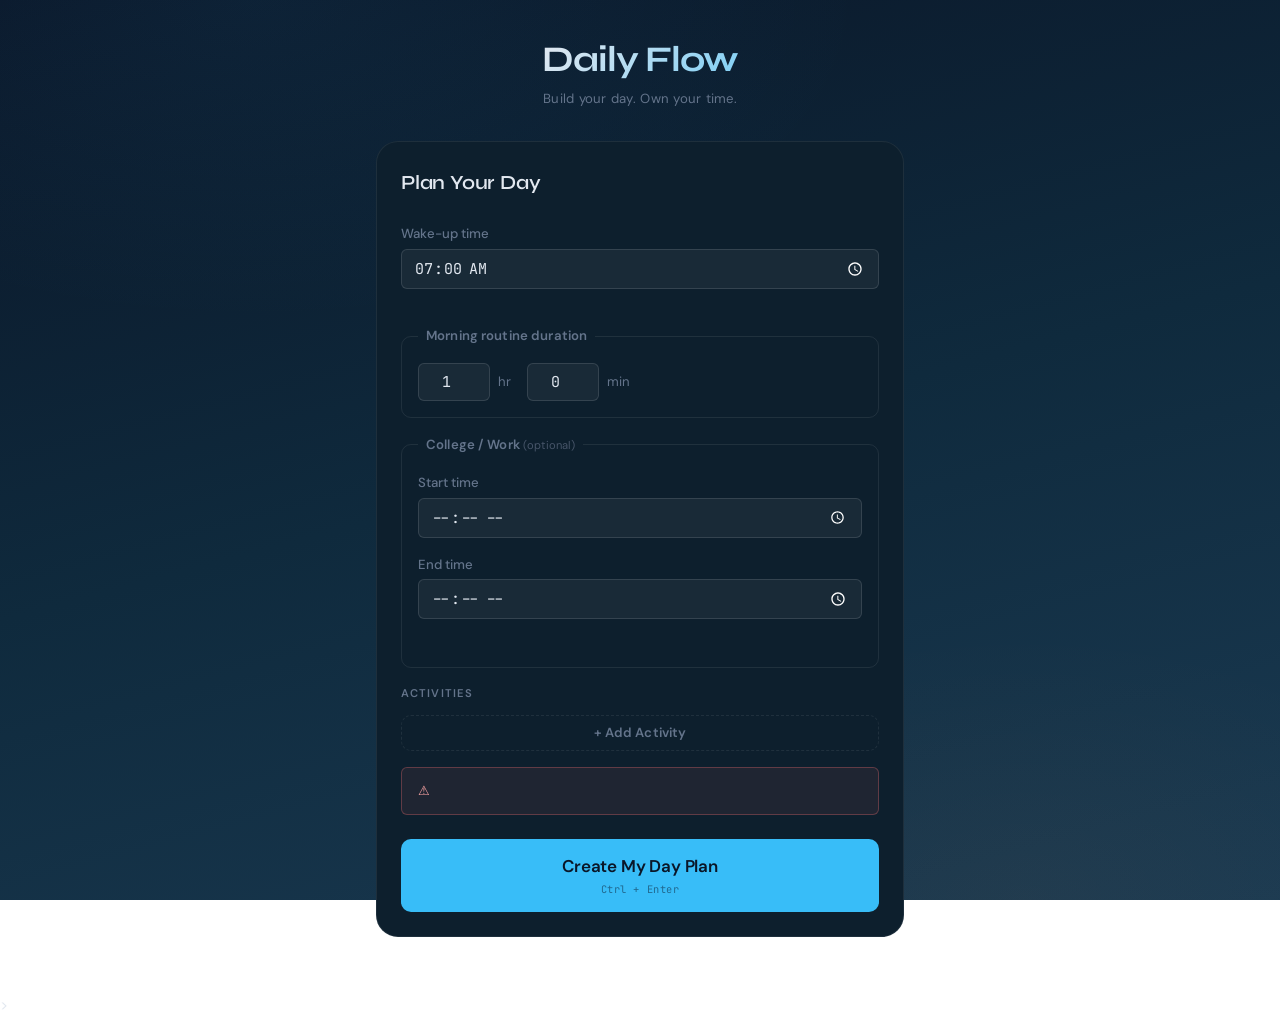
<file: index.html>
<!DOCTYPE html>
<html lang="en">
<head>
  <meta charset="UTF-8">
  <meta name="viewport" content="width=device-width, initial-scale=1.0">

  <!-- ── Primary SEO ─────────────────────────────────────────── -->
  <meta name="description"
        content="Build a clear, conflict-free daily schedule in seconds. Plan your day, track your tasks, own your time.">
  <meta name="author" content="Daily Flow">

  <!-- ── Open Graph — LinkedIn / WhatsApp / Telegram / Facebook ─ -->
  <meta property="og:type"        content="website">
  <meta property="og:title"       content="Daily Flow — Build your day. Own your time.">
  <meta property="og:description" content="Build a clear, conflict-free daily schedule in seconds. Plan your day, track your tasks, own your time.">
  <meta property="og:image"       content="og-image.png">

  <!-- ── Twitter / X card ────────────────────────────────────── -->
  <meta name="twitter:card"        content="summary_large_image">
  <meta name="twitter:title"       content="Daily Flow — Build your day. Own your time.">
  <meta name="twitter:description" content="Build a clear, conflict-free daily schedule in seconds.">
  <meta name="twitter:image"       content="og-image.png">

  <!-- ── Mobile browser chrome colour ───────────────────────── -->
  <meta name="theme-color" content="#0a1628">

  <!-- ── iOS "Add to Home Screen" ────────────────────────────── -->
  <meta name="apple-mobile-web-app-capable"          content="yes">
  <meta name="apple-mobile-web-app-status-bar-style" content="black-translucent">
  <meta name="apple-mobile-web-app-title"            content="Daily Flow">

  <title>Daily Flow — Build your day. Own your time.</title>

  <!-- Emoji favicon — no external file needed -->
  <link rel="icon" href="data:image/svg+xml,<svg xmlns='http://www.w3.org/2000/svg' viewBox='0 0 100 100'><text y='.9em' font-size='90'>%E2%9A%A1</text></svg>">

  <!-- Fonts -->
  <link rel="preconnect" href="https://fonts.googleapis.com">
  <link rel="preconnect" href="https://fonts.gstatic.com" crossorigin>
  <link href="https://fonts.googleapis.com/css2?family=Syne:wght@600;700&family=DM+Sans:wght@400;500;600&family=JetBrains+Mono:wght@400;500&display=swap" rel="stylesheet">

  <link rel="stylesheet" href="style.css">
</head>
<body>

<!-- No-JS fallback -->
<noscript>
  <div class="noscript-wall">
    <span class="noscript-wall__icon">⚡</span>
    <h1 class="noscript-wall__title">JavaScript required</h1>
    <p class="noscript-wall__body">
      Daily Flow needs JavaScript to run. Please enable it in your browser settings and refresh.
    </p>
  </div>
</noscript>

<div class="container">

  <header class="site-header">
    <h1>Daily Flow</h1>
    <p class="tagline">Build your day. Own your time.</p>
  </header>

  <!-- INPUT SECTION -->
  <section class="card" id="inputSection" aria-label="Day planner form">

    <h2 class="card__title">Plan Your Day</h2>

    <div class="form-group">
      <label class="form-label" for="wakeUp">Wake-up time</label>
      <input type="time" id="wakeUp" class="form-input" value="07:00"
             required aria-required="true" aria-describedby="err-wakeUp">
      <span class="field-error" id="err-wakeUp" aria-live="polite"></span>
    </div>

    <fieldset class="form-fieldset">
      <legend class="form-legend">Morning routine duration</legend>
      <div class="duration-row">
        <div class="duration-unit">
          <input type="number" id="wakeUpHours" class="form-input form-input--short"
                 value="1" min="0" max="12" aria-label="Hours">
          <label class="form-label--inline" for="wakeUpHours">hr</label>
        </div>
        <div class="duration-unit">
          <input type="number" id="wakeUpMinutes" class="form-input form-input--short"
                 value="0" min="0" max="59" aria-label="Minutes">
          <label class="form-label--inline" for="wakeUpMinutes">min</label>
        </div>
      </div>
    </fieldset>

    <fieldset class="form-fieldset">
      <legend class="form-legend">College / Work <span class="form-legend__note">(optional)</span></legend>
      <div class="form-group">
        <label class="form-label" for="collegeStart">Start time</label>
        <input type="time" id="collegeStart" class="form-input" aria-describedby="err-college">
      </div>
      <div class="form-group">
        <label class="form-label" for="collegeEnd">End time</label>
        <input type="time" id="collegeEnd" class="form-input" aria-describedby="err-college">
      </div>
      <span class="field-error" id="err-college" aria-live="polite"></span>
    </fieldset>

    <section aria-label="Custom activities">
      <h3 class="section-label">Activities</h3>
      <div id="activitiesContainer"></div>
      <button type="button" class="btn btn--ghost" id="addActivityBtn">+ Add Activity</button>
    </section>

    <div id="formError" class="form-error" role="alert" aria-live="assertive" hidden></div>

    <button type="button" class="btn btn--primary" id="generateBtn">
      Create My Day Plan
      <span class="btn__kbd" aria-hidden="true">Ctrl + Enter</span>
    </button>

  </section>

  <!-- OUTPUT SECTION -->
  <section class="card" id="outputSection" hidden aria-label="Your day plan">

    <h2 class="card__title">Your Day Plan</h2>

    <div class="current-task" aria-live="polite" aria-label="Current task">
      <span class="current-task__label">Right now</span>
      <span class="current-task__value" id="currentTaskValue">—</span>
    </div>

    <div id="pieChart" aria-label="Task completion chart"></div>

    <ul class="schedule-list" id="scheduleList" aria-label="Full schedule"></ul>

    <button type="button" class="btn btn--secondary" id="editBtn">Edit Plan</button>

  </section>

</div>

<!-- CONFLICT MODAL — replaces native confirm() for proper mobile UX -->
<div id="modalOverlay" class="modal-overlay" role="dialog" aria-modal="true"
     aria-labelledby="modalTitle" aria-describedby="modalBody" hidden>
  <div class="modal">
    <div class="modal__icon" aria-hidden="true">⚠</div>
    <h2 class="modal__title" id="modalTitle">Schedule Overlap</h2>
    <p class="modal__body"  id="modalBody"></p>
    <div class="modal__actions">
      <button type="button" class="btn btn--secondary" id="modalCancel">Go Back</button>
      <button type="button" class="btn btn--warn"      id="modalConfirm">Continue Anyway</button>
    </div>
  </div>
</div>

<script src="script.js"></script>
</body>
</html>
>
</file>
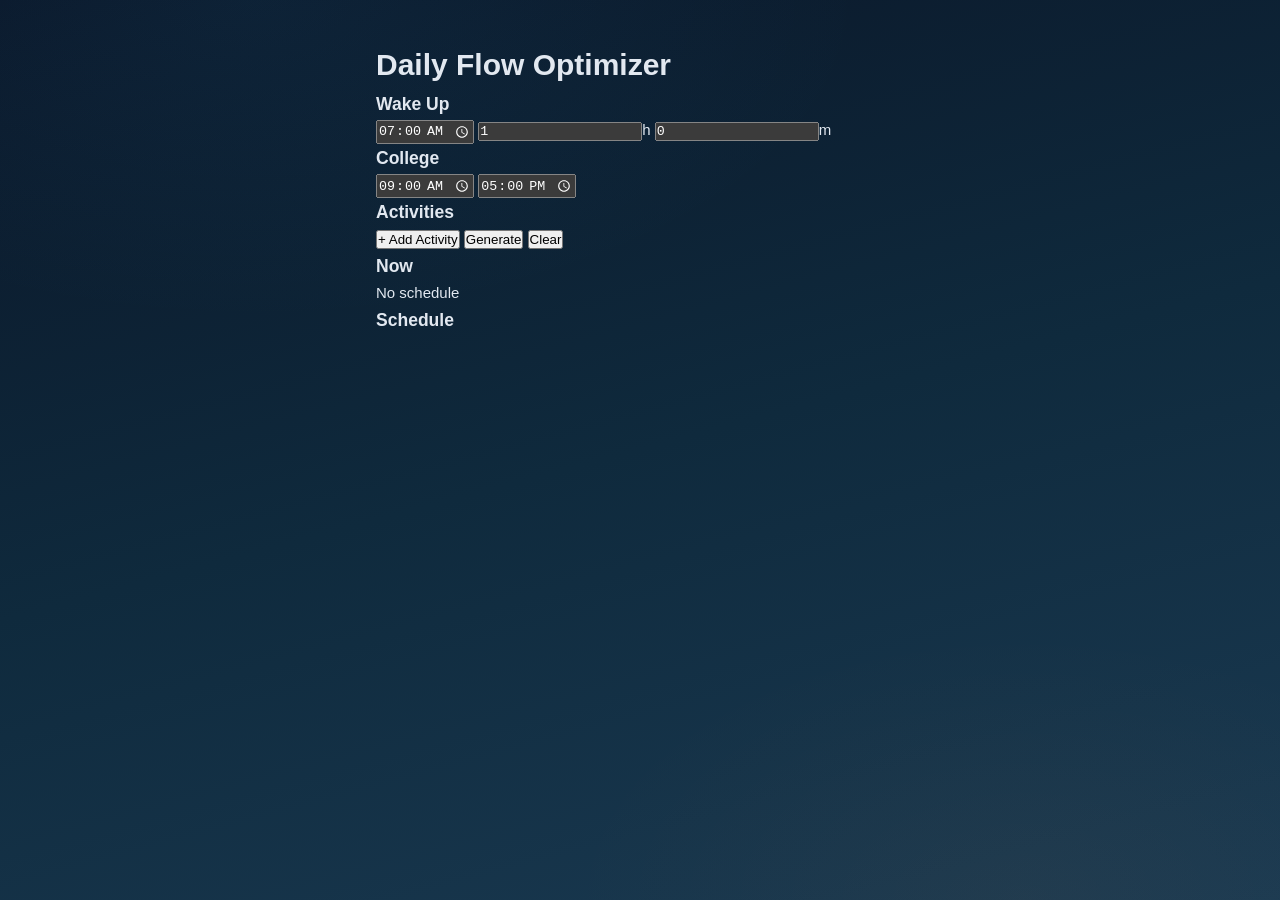
<file: index.html.html>
<!DOCTYPE html>
<html lang="en">
<head>
    <meta charset="UTF-8">
    <meta name="viewport" content="width=device-width, initial-scale=1.0">
    <title>Daily Flow Optimizer</title>
    <link rel="stylesheet" href="style.css">
</head>
<body>

<div class="container">
    <h1>Daily Flow Optimizer</h1>

    <h3>Wake Up</h3>
    <input type="time" id="wakeUp" value="07:00">
    <input type="number" id="wakeUpHours" value="1">h
    <input type="number" id="wakeUpMinutes" value="0">m

    <h3>College</h3>
    <input type="time" id="collegeStart" value="09:00">
    <input type="time" id="collegeEnd" value="17:00">

    <h3>Activities</h3>
    <div id="extraActivities"></div>

    <button id="addActivity">+ Add Activity</button>
    <button id="generateBtn">Generate</button>
    <button id="clearBtn">Clear</button>

    <h3>Now</h3>
    <p id="currentTask">No schedule</p>

    <h3>Schedule</h3>
    <ul id="scheduleList"></ul>
</div>

<script src="script.js"></script>
</body>
</html>
</file>
<file: style.css>
/* ════════════════════════════════════════════════
   RESET & BOX MODEL
   ════════════════════════════════════════════════ */
*, *::before, *::after {
  box-sizing: border-box;
  margin: 0;
  padding: 0;
}

/* ════════════════════════════════════════════════
   DESIGN TOKENS
   Change these to retheme the entire app.
   ════════════════════════════════════════════════ */
:root {
  /* Color palette */
  --clr-page-start:    #0a1628;
  --clr-page-mid:      #0f2a3d;
  --clr-page-end:      #1a3a52;

  --clr-card-bg:       #0d1f2d;
  --clr-card-border:   rgba(255,255,255,0.07);

  --clr-item-bg:       rgba(255,255,255,0.04);
  --clr-item-bg-alt:   rgba(255,255,255,0.07);
  --clr-item-border:   rgba(255,255,255,0.08);

  --clr-accent:        #38bdf8;
  --clr-accent-dim:    rgba(56,189,248,0.12);
  --clr-accent-glow:   rgba(56,189,248,0.25);

  --clr-warn:          #fb923c;
  --clr-warn-dim:      rgba(251,146,60,0.15);
  --clr-warn-border:   rgba(251,146,60,0.35);

  --clr-danger:        #f87171;
  --clr-danger-bg:     rgba(248,113,113,0.08);
  --clr-danger-border: rgba(248,113,113,0.3);

  --clr-success:       #34d399;

  --clr-text-primary:  #e2e8f0;
  --clr-text-muted:    #64748b;
  --clr-text-subtle:   #475569;
  --clr-text-error:    #fca5a5;
  --clr-text-accent:   #38bdf8;

  --clr-input-bg:      rgba(255,255,255,0.05);
  --clr-input-border:  rgba(255,255,255,0.12);
  --clr-input-focus:   #38bdf8;

  /* Typography */
  --font-display: 'Syne', sans-serif;
  --font-body:    'DM Sans', sans-serif;
  --font-mono:    'JetBrains Mono', 'Courier New', monospace;

  --text-xs:   0.70rem;
  --text-sm:   0.825rem;
  --text-base: 0.9375rem;
  --text-lg:   1.0625rem;
  --text-xl:   1.25rem;
  --text-2xl:  1.75rem;
  --text-3xl:  2.25rem;

  /* Spacing */
  --sp-1: 0.25rem;  --sp-2: 0.5rem;  --sp-3: 0.75rem;
  --sp-4: 1rem;     --sp-5: 1.25rem; --sp-6: 1.5rem;
  --sp-8: 2rem;     --sp-10: 2.5rem;

  /* Radii */
  --radius-sm: 6px;
  --radius-md: 10px;
  --radius-lg: 16px;
  --radius-xl: 22px;

  /* Transitions */
  --ease:     cubic-bezier(0.4, 0, 0.2, 1);
  --dur-fast: 120ms;
  --dur-base: 200ms;
  --dur-slow: 300ms;
}

/* ════════════════════════════════════════════════
   BASE
   ════════════════════════════════════════════════ */
html { scroll-behavior: smooth; }

body {
  font-family: var(--font-body);
  font-size: var(--text-base);
  color: var(--clr-text-primary);
  background:
    radial-gradient(ellipse 80% 60% at 20% 0%,  rgba(56,189,248,0.06) 0%, transparent 60%),
    radial-gradient(ellipse 60% 50% at 80% 100%, rgba(251,146,60,0.04) 0%, transparent 60%),
    linear-gradient(165deg, var(--clr-page-start) 0%, var(--clr-page-mid) 50%, var(--clr-page-end) 100%);
  background-attachment: fixed;
  min-height: 100vh;
  line-height: 1.65;
  -webkit-font-smoothing: antialiased;
}

/* ════════════════════════════════════════════════
   NO-JS FALLBACK
   ════════════════════════════════════════════════ */
.noscript-wall {
  display: flex;
  flex-direction: column;
  align-items: center;
  justify-content: center;
  min-height: 100vh;
  padding: var(--sp-8);
  text-align: center;
  gap: var(--sp-4);
}
.noscript-wall__icon  { font-size: 3rem; }
.noscript-wall__title { font-family: var(--font-display); font-size: var(--text-2xl); }
.noscript-wall__body  { color: var(--clr-text-muted); max-width: 28ch; }

/* ════════════════════════════════════════════════
   LAYOUT
   ════════════════════════════════════════════════ */
.container {
  max-width: 560px;
  margin: 0 auto;
  padding: var(--sp-10) var(--sp-4) var(--sp-8);
}

/* ════════════════════════════════════════════════
   HEADER
   ════════════════════════════════════════════════ */
.site-header {
  text-align: center;
  margin-bottom: var(--sp-8);
}

.site-header h1 {
  font-family: var(--font-display);
  font-size: var(--text-3xl);
  font-weight: 700;
  letter-spacing: -0.03em;
  background: linear-gradient(135deg, #e2e8f0 30%, var(--clr-accent) 100%);
  -webkit-background-clip: text;
  -webkit-text-fill-color: transparent;
  background-clip: text;
  line-height: 1.1;
}

.tagline {
  font-size: var(--text-sm);
  color: var(--clr-text-muted);
  margin-top: var(--sp-2);
  letter-spacing: 0.02em;
}

/* ════════════════════════════════════════════════
   CARD
   ════════════════════════════════════════════════ */
.card {
  background: var(--clr-card-bg);
  border: 1px solid var(--clr-card-border);
  border-radius: var(--radius-xl);
  padding: var(--sp-6);
  backdrop-filter: blur(12px);
  margin-bottom: var(--sp-6);
}

/* Animate card into view on reveal — no JS needed */
#inputSection:not([hidden]),
#outputSection:not([hidden]) {
  animation: cardEnter var(--dur-slow) var(--ease) both;
}

@keyframes cardEnter {
  from { opacity: 0; transform: translateY(10px); }
  to   { opacity: 1; transform: translateY(0); }
}

.card__title {
  font-family: var(--font-display);
  font-size: var(--text-xl);
  font-weight: 600;
  margin-bottom: var(--sp-6);
  letter-spacing: -0.01em;
}

/* ════════════════════════════════════════════════
   SECTION LABEL
   ════════════════════════════════════════════════ */
.section-label {
  font-size: var(--text-xs);
  font-weight: 600;
  text-transform: uppercase;
  letter-spacing: 0.1em;
  color: var(--clr-text-muted);
  margin-bottom: var(--sp-3);
  margin-top: var(--sp-2);
}

/* ════════════════════════════════════════════════
   FORM ELEMENTS
   ════════════════════════════════════════════════ */
.form-group {
  display: flex;
  flex-direction: column;
  gap: var(--sp-1);
  margin-bottom: var(--sp-4);
}

.form-fieldset {
  border: 1px solid var(--clr-item-border);
  border-radius: var(--radius-md);
  padding: var(--sp-4);
  margin-bottom: var(--sp-4);
}

.form-legend {
  font-size: var(--text-sm);
  font-weight: 600;
  color: var(--clr-text-muted);
  padding: 0 var(--sp-2);
  letter-spacing: 0.01em;
}
.form-legend__note {
  font-weight: 400;
  color: var(--clr-text-subtle);
  font-size: var(--text-xs);
}

.form-label        { font-size: var(--text-sm); font-weight: 500; color: var(--clr-text-muted); }
.form-label--inline { font-size: var(--text-sm); color: var(--clr-text-muted); white-space: nowrap; }

/* Inputs */
.form-input {
  width: 100%;
  padding: var(--sp-2) var(--sp-3);
  background: var(--clr-input-bg);
  border: 1px solid var(--clr-input-border);
  border-radius: var(--radius-sm);
  color: var(--clr-text-primary);
  font-family: var(--font-body);
  font-size: var(--text-base);
  transition:
    border-color var(--dur-fast) var(--ease),
    box-shadow   var(--dur-fast) var(--ease),
    background   var(--dur-fast) var(--ease);
  outline: none;
  appearance: none;
  -webkit-appearance: none;
}

input[type="time"],
input[type="number"] { font-family: var(--font-mono); }

/* iOS Safari — restoring appearance prevents native picker from breaking */
input[type="time"] { -webkit-appearance: auto; appearance: auto; }

.form-input::placeholder { color: var(--clr-text-subtle); }

.form-input:hover  { border-color: rgba(255,255,255,0.2); }

.form-input:focus {
  border-color: var(--clr-input-focus);
  background: rgba(56,189,248,0.05);
  box-shadow: 0 0 0 3px var(--clr-accent-glow);
}

.form-input.is-invalid {
  border-color: var(--clr-danger);
  box-shadow: 0 0 0 3px var(--clr-danger-bg);
}
.form-input.is-invalid:focus { box-shadow: 0 0 0 3px rgba(248,113,113,0.25); }

.form-input--short { width: 72px; text-align: center; }

.duration-row  { display: flex; gap: var(--sp-4); align-items: center; }
.duration-unit { display: flex; align-items: center; gap: var(--sp-2); }

/* ════════════════════════════════════════════════
   ACTIVITY CARD
   ════════════════════════════════════════════════ */
.activity-card {
  background: var(--clr-item-bg-alt);
  border: 1px solid var(--clr-item-border);
  border-radius: var(--radius-md);
  padding: var(--sp-4);
  margin-bottom: var(--sp-3);
  animation: slideIn var(--dur-base) var(--ease);
}

@keyframes slideIn {
  from { opacity: 0; transform: translateY(-8px); }
  to   { opacity: 1; transform: translateY(0); }
}

.activity-card__header {
  display: flex;
  justify-content: space-between;
  align-items: center;
  margin-bottom: var(--sp-3);
}

.activity-card__name {
  font-size: var(--text-xs);
  font-weight: 600;
  text-transform: uppercase;
  letter-spacing: 0.08em;
  color: var(--clr-text-subtle);
}

.activity-card .form-group   { margin-bottom: var(--sp-3); }
.activity-card .form-fieldset { margin-bottom: 0; padding: var(--sp-3); }
.activity-card .field-error  { margin-top: var(--sp-1); }

/* ════════════════════════════════════════════════
   ERRORS
   ════════════════════════════════════════════════ */
.field-error {
  display: block;
  font-size: var(--text-xs);
  color: var(--clr-text-error);
  min-height: 1rem;
  font-weight: 500;
}

.form-error {
  display: flex;
  align-items: flex-start;
  gap: var(--sp-2);
  background: var(--clr-danger-bg);
  border: 1px solid var(--clr-danger-border);
  border-radius: var(--radius-sm);
  padding: var(--sp-3) var(--sp-4);
  font-size: var(--text-sm);
  color: var(--clr-text-error);
  margin: var(--sp-4) 0;
  font-weight: 500;
}
.form-error::before { content: "⚠"; flex-shrink: 0; }

/* ════════════════════════════════════════════════
   BUTTONS
   ════════════════════════════════════════════════ */
.btn {
  display: block;
  width: 100%;
  padding: var(--sp-3) var(--sp-4);
  border: none;
  border-radius: var(--radius-md);
  font-family: var(--font-body);
  font-size: var(--text-base);
  font-weight: 600;
  cursor: pointer;
  text-align: center;
  transition:
    background  var(--dur-fast) var(--ease),
    box-shadow  var(--dur-fast) var(--ease),
    transform   var(--dur-fast) var(--ease),
    opacity     var(--dur-fast) var(--ease);
  letter-spacing: 0.01em;
  line-height: 1.4;
}
.btn:active { transform: translateY(1px); }
.btn:focus-visible { outline: 2px solid var(--clr-accent); outline-offset: 3px; }

/* Primary */
.btn--primary {
  background: var(--clr-accent);
  color: #0a1628;
  margin-top: var(--sp-6);
  padding: var(--sp-4);
  font-size: var(--text-lg);
  border-radius: var(--radius-md);
  letter-spacing: -0.01em;
}
.btn--primary:hover { background: #67d2fb; box-shadow: 0 0 24px var(--clr-accent-glow); }

/* Secondary */
.btn--secondary {
  background: var(--clr-item-bg-alt);
  border: 1px solid var(--clr-item-border);
  color: var(--clr-text-primary);
  margin-top: var(--sp-4);
}
.btn--secondary:hover { background: var(--clr-item-bg); border-color: rgba(255,255,255,0.15); }

/* Warn — used in conflict modal confirm button */
.btn--warn {
  background: var(--clr-warn);
  color: #0a1628;
  font-weight: 700;
  margin-top: 0;
}
.btn--warn:hover { background: #fdba74; box-shadow: 0 0 20px var(--clr-warn-dim); }

/* Ghost */
.btn--ghost {
  background: transparent;
  border: 1px dashed var(--clr-item-border);
  color: var(--clr-text-muted);
  font-size: var(--text-sm);
  margin-top: var(--sp-2);
  padding: var(--sp-2) var(--sp-3);
}
.btn--ghost:hover { background: var(--clr-item-bg); border-color: rgba(255,255,255,0.2); color: var(--clr-text-primary); }

/* Icon */
.btn--icon {
  display: inline-flex;
  align-items: center;
  justify-content: center;
  width: 28px;
  height: 28px;
  padding: 0;
  background: transparent;
  border: 1px solid var(--clr-item-border);
  border-radius: var(--radius-sm);
  color: var(--clr-text-subtle);
  font-size: 0.7rem;
  cursor: pointer;
  transition:
    background    var(--dur-fast) var(--ease),
    color         var(--dur-fast) var(--ease),
    border-color  var(--dur-fast) var(--ease);
}
.btn--icon:hover { background: var(--clr-danger-bg); color: var(--clr-text-error); border-color: var(--clr-danger-border); }
.btn--icon:focus-visible { outline: 2px solid var(--clr-danger); outline-offset: 2px; }

/* Keyboard shortcut hint inside generate button */
.btn__kbd {
  display: block;
  font-size: 0.65rem;
  font-family: var(--font-mono);
  font-weight: 400;
  opacity: 0.5;
  margin-top: 3px;
  letter-spacing: 0.05em;
}
/* Hide hint on touch devices where Ctrl+Enter doesn't apply */
@media (pointer: coarse) { .btn__kbd { display: none; } }

/* ════════════════════════════════════════════════
   CURRENT TASK WIDGET
   ════════════════════════════════════════════════ */
.current-task {
  display: flex;
  flex-direction: column;
  gap: var(--sp-1);
  background: var(--clr-accent-dim);
  border: 1px solid rgba(56,189,248,0.2);
  border-radius: var(--radius-md);
  padding: var(--sp-4) var(--sp-5);
  margin-bottom: var(--sp-5);
}
.current-task__label {
  font-size: var(--text-xs);
  text-transform: uppercase;
  letter-spacing: 0.1em;
  color: var(--clr-text-accent);
  font-weight: 600;
}
.current-task__value {
  font-family: var(--font-display);
  font-size: var(--text-xl);
  font-weight: 600;
  color: var(--clr-text-primary);
  letter-spacing: -0.01em;
}

/* ════════════════════════════════════════════════
   PIE CHART
   ════════════════════════════════════════════════ */
#pieChart { margin-bottom: var(--sp-5); }

.pie-wrap {
  display: flex;
  align-items: center;
  gap: var(--sp-6);
  background: rgba(255,255,255,0.03);
  border: 1px solid var(--clr-item-border);
  border-radius: var(--radius-lg);
  padding: var(--sp-5);
}
.pie-svg-wrap {
  flex-shrink: 0;
  width: 148px;
  height: 148px;
  filter: drop-shadow(0 0 18px rgba(56,189,248,0.12));
}
.pie-slice {
  transition: opacity var(--dur-base) var(--ease);
}
.pie-legend {
  list-style: none;
  flex: 1;
  min-width: 0;
  display: flex;
  flex-direction: column;
  gap: var(--sp-2);
}
.pie-legend__item {
  display: grid;
  grid-template-columns: 10px 1fr auto;
  align-items: center;
  gap: var(--sp-2);
  transition: opacity var(--dur-fast) var(--ease);
}
.pie-legend__item.is-done { opacity: 0.38; }
.pie-legend__dot {
  width: 9px;
  height: 9px;
  border-radius: 50%;
  flex-shrink: 0;
  transition: background var(--dur-base) var(--ease);
}
.pie-legend__label {
  font-size: var(--text-sm);
  font-weight: 500;
  color: var(--clr-text-primary);
  overflow: hidden;
  text-overflow: ellipsis;
  white-space: nowrap;
}
.pie-legend__item.is-done .pie-legend__label { text-decoration: line-through; color: var(--clr-text-subtle); }
.pie-legend__dur {
  font-family: var(--font-mono);
  font-size: var(--text-xs);
  color: var(--clr-text-subtle);
  flex-shrink: 0;
}

@media (max-width: 380px) {
  .pie-wrap { flex-direction: column; gap: var(--sp-4); }
  .pie-svg-wrap { width: 130px; height: 130px; }
}

/* ════════════════════════════════════════════════
   SCHEDULE LIST
   FIX: grid-template-columns defined ONCE here.
   Previous version had two contradicting declarations —
   original (auto 1fr auto) + appended override (22px auto 1fr auto).
   Consolidated to single source of truth.
   ════════════════════════════════════════════════ */
.schedule-list {
  list-style: none;
  display: flex;
  flex-direction: column;
  gap: var(--sp-2);
}

.schedule-item {
  display: grid;
  grid-template-columns: 22px auto 1fr auto; /* checkbox | time | label | meta */
  align-items: center;
  gap: var(--sp-3);
  background: var(--clr-item-bg);
  border: 1px solid var(--clr-item-border);
  border-radius: var(--radius-sm);
  padding: var(--sp-3) var(--sp-4);
  transition: background var(--dur-fast) var(--ease);
}

.schedule-item:hover { background: var(--clr-item-bg-alt); }

.schedule-item.is-conflict {
  background: var(--clr-danger-bg);
  border-color: var(--clr-danger-border);
  border-left: 3px solid var(--clr-danger);
  border-radius: 0 var(--radius-sm) var(--radius-sm) 0;
}

.schedule-item--empty {
  grid-template-columns: 1fr;
  justify-items: center;
  color: var(--clr-text-subtle);
  font-size: var(--text-sm);
}

/* Checkbox */
.schedule-item__check {
  display: flex;
  align-items: center;
  justify-content: center;
  cursor: pointer;
  flex-shrink: 0;
}
.schedule-item__check input[type="checkbox"] {
  position: absolute;
  opacity: 0;
  width: 0;
  height: 0;
  pointer-events: none;
}
.check-box {
  width: 18px;
  height: 18px;
  border: 1.5px solid rgba(255,255,255,0.18);
  border-radius: 5px;
  display: flex;
  align-items: center;
  justify-content: center;
  transition:
    background   var(--dur-fast) var(--ease),
    border-color var(--dur-fast) var(--ease),
    box-shadow   var(--dur-fast) var(--ease);
  flex-shrink: 0;
  position: relative;
}
.schedule-item__check:hover .check-box {
  border-color: var(--clr-success);
  background: rgba(52,211,153,0.08);
  box-shadow: 0 0 0 3px rgba(52,211,153,0.12);
}
.schedule-item__check input:checked ~ .check-box {
  background: var(--clr-success);
  border-color: var(--clr-success);
  box-shadow: 0 0 8px rgba(52,211,153,0.35);
}
.schedule-item__check input:checked ~ .check-box::after {
  content: '';
  position: absolute;
  width: 5px;
  height: 8px;
  border: 2px solid #0a1628;
  border-top: none;
  border-left: none;
  transform: rotate(44deg) translate(0px, -1px);
}

/* Done state */
.schedule-item.is-done { opacity: 0.6; transition: opacity var(--dur-base) var(--ease); }
.schedule-item.is-done .schedule-item__label { text-decoration: line-through; color: var(--clr-text-subtle); }

/* Schedule item cells */
.schedule-item__time {
  font-family: var(--font-mono);
  font-size: var(--text-xs);
  color: var(--clr-text-muted);
  white-space: nowrap;
  letter-spacing: -0.01em;
}
.schedule-item__label {
  font-weight: 600;
  font-size: var(--text-sm);
  color: var(--clr-text-primary);
  overflow: hidden;
  text-overflow: ellipsis;
  white-space: nowrap;
}
.schedule-item__meta {
  display: flex;
  align-items: center;
  gap: var(--sp-2);
}
.schedule-item__duration {
  font-family: var(--font-mono);
  font-size: var(--text-xs);
  color: var(--clr-text-subtle);
}
.schedule-item__badge {
  font-size: 0.65rem;
  font-weight: 700;
  text-transform: uppercase;
  letter-spacing: 0.06em;
  background: var(--clr-danger);
  color: #fff;
  padding: 2px 6px;
  border-radius: 4px;
}

/* ════════════════════════════════════════════════
   CONFLICT MODAL
   Replaces browser-native confirm() — styled, accessible,
   mobile-friendly, and analytics-ready.
   ════════════════════════════════════════════════ */
.modal-overlay {
  position: fixed;
  inset: 0;
  background: rgba(0, 0, 0, 0.65);
  backdrop-filter: blur(4px);
  -webkit-backdrop-filter: blur(4px);
  display: flex;
  align-items: center;
  justify-content: center;
  padding: var(--sp-4);
  z-index: 1000;
  animation: overlayIn var(--dur-base) var(--ease) both;
}
.modal-overlay[hidden] { display: none; }

@keyframes overlayIn {
  from { opacity: 0; }
  to   { opacity: 1; }
}

.modal {
  background: #0d1f2d;
  border: 1px solid rgba(255,255,255,0.1);
  border-radius: var(--radius-xl);
  padding: var(--sp-8) var(--sp-6);
  max-width: 400px;
  width: 100%;
  text-align: center;
  box-shadow: 0 25px 60px rgba(0,0,0,0.5), 0 0 0 1px rgba(255,255,255,0.05);
  animation: modalIn var(--dur-slow) var(--ease) both;
}

@keyframes modalIn {
  from { opacity: 0; transform: scale(0.95) translateY(8px); }
  to   { opacity: 1; transform: scale(1) translateY(0); }
}

.modal__icon {
  font-size: 2rem;
  margin-bottom: var(--sp-4);
  display: block;
  color: var(--clr-warn);
  filter: drop-shadow(0 0 12px var(--clr-warn-dim));
}
.modal__title {
  font-family: var(--font-display);
  font-size: var(--text-xl);
  font-weight: 700;
  margin-bottom: var(--sp-3);
  letter-spacing: -0.01em;
}
.modal__body {
  font-size: var(--text-sm);
  color: var(--clr-text-muted);
  line-height: 1.7;
  margin-bottom: var(--sp-6);
}
.modal__actions {
  display: grid;
  grid-template-columns: 1fr 1fr;
  gap: var(--sp-3);
}
.modal__actions .btn { margin-top: 0; }

/* ════════════════════════════════════════════════
   COLOUR SCHEME — native input pickers
   ════════════════════════════════════════════════ */
input[type="time"],
input[type="number"] { color-scheme: dark; }

/* ════════════════════════════════════════════════
   PRINT — basic schedule export
   ════════════════════════════════════════════════ */
@media print {
  body { background: white; color: black; }
  .site-header h1 { -webkit-text-fill-color: black; background: none; color: black; }
  .btn, #inputSection, .modal-overlay { display: none !important; }
  .card { border: 1px solid #ccc; box-shadow: none; }
  .schedule-item { border: 1px solid #ddd; }
}

/* ════════════════════════════════════════════════
   REDUCED MOTION
   Respects OS-level "Reduce Motion" setting.
   Required for accessibility compliance (WCAG 2.1 §2.3.3).
   ════════════════════════════════════════════════ */
@media (prefers-reduced-motion: reduce) {
  *, *::before, *::after {
    animation-duration:        0.01ms !important;
    animation-iteration-count: 1      !important;
    transition-duration:       0.01ms !important;
    scroll-behavior:           auto   !important;
  }
}
</file>
